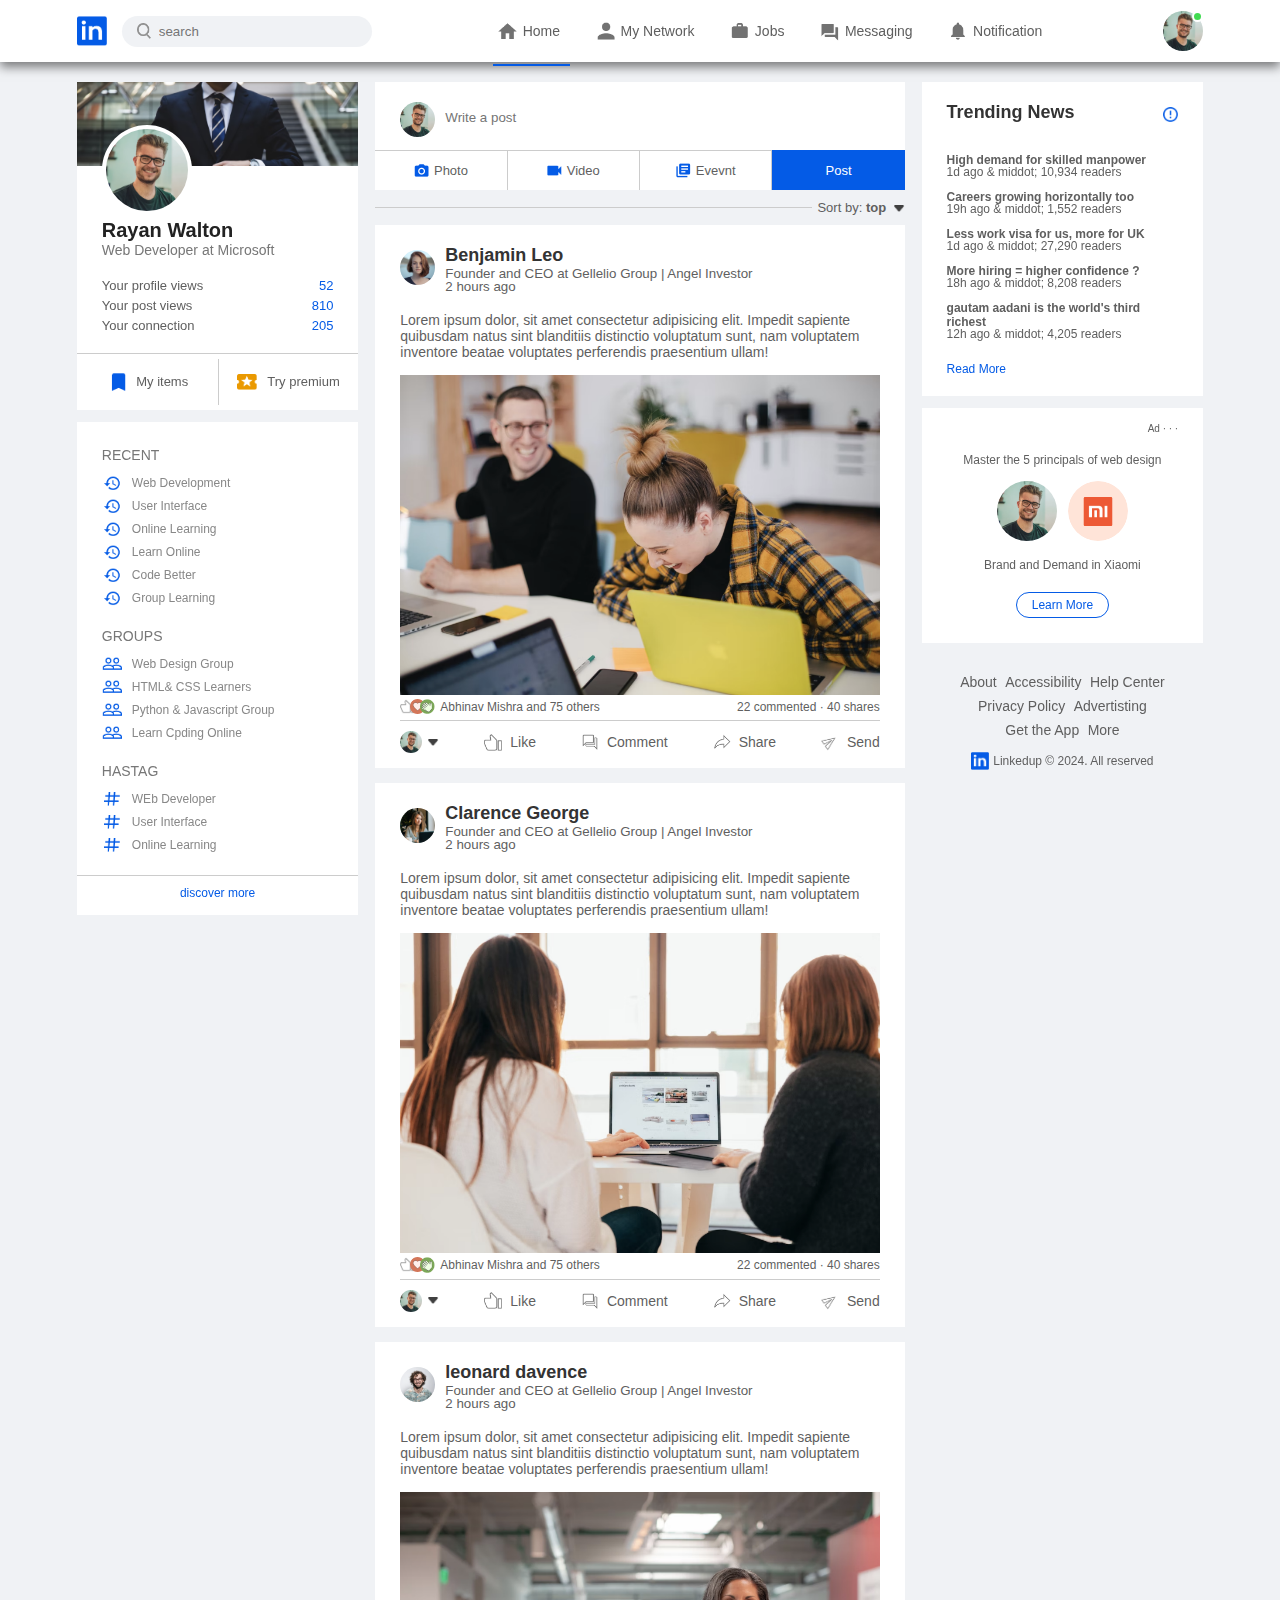
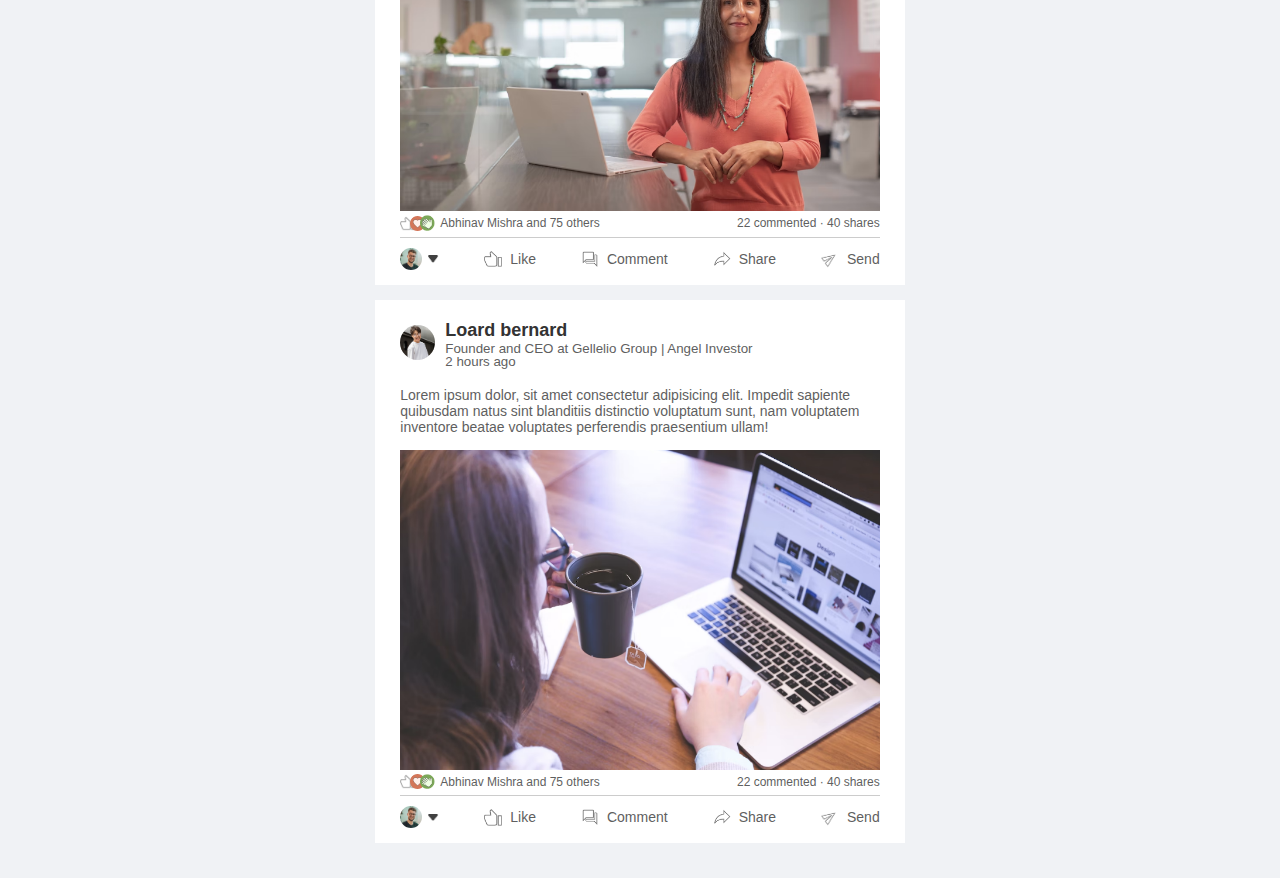
<file: index.html>
<!DOCTYPE html>
<html lang="en">
<head>
    <meta charset="UTF-8">
    <meta name="viewport" content="width=device-width, initial-scale=1.0">
    <title>Social Media linked-in Website Design</title>
    <link rel="stylesheet" href="./style.css">
</head>
<body>
    <nav class="navbar">
        <div class="navbar-left">
            <a href="index.html" class="logo"><img src="./logo.png"></a>
            <div class="search-box">
                <img src="./search.png">
                <input type="text" placeholder="search">
            </div>
        </div>
        <div class="nav-center">
            <ul>
                <li><a href="#" class="active-link"><img src="./home.png"><span>Home</span></a></li>
                <li><a href="#"><img src="./network.png"><span>My Network</span></a></li>
                <li><a href="#"><img src="./jobs.png"><span>Jobs</span></a></li>
                <li><a href="#"><img src="./message.png"><span>Messaging</span></a></li>
                <li><a href="#"><img src="./notification.png"><span>Notification</span></a></li>
            </ul>
        </div>
        <div class="nav-right">
            <div class="online">
                <img src="./user-1.png" class="nav-profile-img" onclick="toggleMenu()">
            </div>
        </div>
<!-- --------profile-drop-menu------- -->
<div class="profile-menu-wrap" id="profileMenu">
    <div class="profile-menu">
        <div class="user-info">
            <img src="./user-1.png">
            <div>
                <h3>Rayan Walton</h3>
                <a href="profile.html">See your profile</a>
            </div>
        </div>
        <hr>
        <a href="#" class="profile-menu-link">
            <img src="feedback.png">
            <p>Give Feedback</p>
            <span>></span>
        </a>
        <a href="#" class="profile-menu-link">
            <img src="setting.png">
            <p>Settings & Privacy</p>
            <span>></span>
        </a>
        <a href="#" class="profile-menu-link">
            <img src="help.png">
            <p>Help & Support</p>
            <span>></span>
        </a>
        <a href="#" class="profile-menu-link">
            <img src="display.png">
            <p>Display & Accessibility</p>
            <span>></span>
        </a>
        <a href="#" class="profile-menu-link">
            <img src="logout.png">
            <p>Logout</p>
            <span>></span>
        </a>
        
    </div>
</div>

    </nav>

    <!-- -----------------navbar close-------->

    <div class="container">
        <!-- -----left-sidebar------->
        <div class="left-sidebar">
            <div class="sidebar-profile-box">
                <img src="./cover-pic.png" width="100%">
                <div class="sidebar-profile-info">
                    <img src="./user-1.png">
                    <h1>Rayan Walton</h1>
                    <h3>Web Developer at Microsoft</h3>
                    <ul>
                        <li>Your profile views <span>52</span></li>
                        <li>Your post views <span>810</span></li>
                        <li>Your connection <span>205</span></li>
                    </ul>
                </div>
                <div class="sidebar-profile-link">
                    <a href="#"><img src="./items.png">My items</a>
                    <a href="#"><img src="./premium.png">Try premium</a>
                </div>
            </div>

            <div class="sidebar-activity" id="sidebarActivity">
                <h3>RECENT</h3>
                <a href="#"><img src="./recent.png">Web Development</a>
                <a href="#"><img src="./recent.png">User Interface</a>
                <a href="#"><img src="./recent.png">Online Learning</a>
                <a href="#"><img src="./recent.png">Learn Online</a>
                <a href="#"><img src="./recent.png">Code Better</a>
                <a href="#"><img src="./recent.png">Group Learning</a>
                <h3>GROUPS</h3>
                <a href="#"><img src="./group.png">Web Design Group</a>
                <a href="#"><img src="./group.png">HTML& CSS Learners</a>
                <a href="#"><img src="./group.png">Python & Javascript Group</a>
                <a href="#"><img src="./group.png">Learn Cpding Online</a>
                <h3>HASTAG</h3>
                <a href="#"><img src="./hashtag.png">WEb Developer</a>
                <a href="#"><img src="./hashtag.png">User Interface</a>
                <a href="#"><img src="./hashtag.png">Online Learning</a>
                <div class="discover-more-link">
                    <a href="#">discover more</a>
                </div>
            </div>
            <p id="showMoreLink" onclick="toggleActivity()">Show more <b>+</b></p>
        </div>
        <!-- -----------main-content---- -->
        <div class="main-content">

            <div class="create-post">
                <div class="create-post-input">
                    <img src="./user-1.png">
                    <textarea rows="2" placeholder="Write a post"></textarea>
                </div>
                <div class="create-post-links">
                    <li><img src="./photo.png">Photo</li>
                    <li><img src="./video.png">Video</li>
                    <li><img src="./event.png">Evevnt</li>
                    <li>Post</li>
                </div>
            </div>

            <div class="sort-by">
                <hr>
                <p>Sort by: <span>top <img src="./down-arrow.png"></span></p>
            </div>

            <div class="post">
                <div class="post-author">
                    <img src="./user-3.png">
                    <div>
                        <h1>Benjamin Leo</h1>
                        <small>Founder and CEO at Gellelio Group | Angel Investor</small>
                        <small>2 hours ago</small>
                    </div>
                </div>
                <p>Lorem ipsum dolor, sit amet consectetur adipisicing elit. Impedit sapiente quibusdam
                    natus sint blanditiis distinctio voluptatum sunt, nam voluptatem inventore beatae voluptates perferendis praesentium ullam!</p>
                    <img src="./post-image-1.png" width="100%">

                    <div class="post-stats">
                        <div>
                            <img src="./thumbsup.png">
                            <img src="./love.png">
                            <img src="./clap.png">
                            <span class="liked-users">Abhinav Mishra and 75 others</span>
                        </div>
                        <div>
                            <span>22 commented &middot; 40 shares</span>
                        </div>
                    </div>

                    <div class="post-activity">
                        <div>
                            <img src="./user-1.png" class="post-activity-user-icon">
                            <img src="./down-arrow.png" class="post-activity-arrow-icon">
                        </div>
                        <div class="post-activity-link">
                            <img src="./like.png">
                            <span>Like</span>
                        </div>
                        <div class="post-activity-link">
                            <img src="./comment.png">
                            <span>Comment</span>
                        </div>
                        <div class="post-activity-link">
                            <img src="./share.png">
                            <span>Share</span>
                        </div>
                        <div class="post-activity-link">
                            <img src="./send.png">
                            <span>Send</span>
                        </div>
                    </div>
            </div>

            
            <div class="post">
                <div class="post-author">
                    <img src="./user-4.png">
                    <div>
                        <h1>Clarence George</h1>
                        <small>Founder and CEO at Gellelio Group | Angel Investor</small>
                        <small>2 hours ago</small>
                    </div>
                </div>
                <p>Lorem ipsum dolor, sit amet consectetur adipisicing elit. Impedit sapiente quibusdam
                    natus sint blanditiis distinctio voluptatum sunt, nam voluptatem inventore beatae voluptates perferendis praesentium ullam!</p>
                    <img src="./post-image-2.png" width="100%">

                    <div class="post-stats">
                        <div>
                            <img src="./thumbsup.png">
                            <img src="./love.png">
                            <img src="./clap.png">
                            <span class="liked-users">Abhinav Mishra and 75 others</span>
                        </div>
                        <div>
                            <span>22 commented &middot; 40 shares</span>
                        </div>
                    </div>

                    <div class="post-activity">
                        <div>
                            <img src="./user-1.png" class="post-activity-user-icon">
                            <img src="./down-arrow.png" class="post-activity-arrow-icon">
                        </div>
                        <div class="post-activity-link">
                            <img src="./like.png">
                            <span>Like</span>
                        </div>
                        <div class="post-activity-link">
                            <img src="./comment.png">
                            <span>Comment</span>
                        </div>
                        <div class="post-activity-link">
                            <img src="./share.png">
                            <span>Share</span>
                        </div>
                        <div class="post-activity-link">
                            <img src="./send.png">
                            <span>Send</span>
                        </div>
                    </div>
            </div>

            
            <div class="post">
                <div class="post-author">
                    <img src="./user-2.png">
                    <div>
                        <h1>leonard davence</h1>
                        <small>Founder and CEO at Gellelio Group | Angel Investor</small>
                        <small>2 hours ago</small>
                    </div>
                </div>
                <p>Lorem ipsum dolor, sit amet consectetur adipisicing elit. Impedit sapiente quibusdam
                    natus sint blanditiis distinctio voluptatum sunt, nam voluptatem inventore beatae voluptates perferendis praesentium ullam!</p>
                    <img src="./post-image-3.png" width="100%">

                    <div class="post-stats">
                        <div>
                            <img src="./thumbsup.png">
                            <img src="./love.png">
                            <img src="./clap.png">
                            <span class="liked-users">Abhinav Mishra and 75 others</span>
                        </div>
                        <div>
                            <span>22 commented &middot; 40 shares</span>
                        </div>
                    </div>

                    <div class="post-activity">
                        <div>
                            <img src="./user-1.png" class="post-activity-user-icon">
                            <img src="./down-arrow.png" class="post-activity-arrow-icon">
                        </div>
                        <div class="post-activity-link">
                            <img src="./like.png">
                            <span>Like</span>
                        </div>
                        <div class="post-activity-link">
                            <img src="./comment.png">
                            <span>Comment</span>
                        </div>
                        <div class="post-activity-link">
                            <img src="./share.png">
                            <span>Share</span>
                        </div>
                        <div class="post-activity-link">
                            <img src="./send.png">
                            <span>Send</span>
                        </div>
                    </div>
            </div>

            
            <div class="post">
                <div class="post-author">
                    <img src="./user-5.png">
                    <div>
                        <h1>Loard bernard</h1>
                        <small>Founder and CEO at Gellelio Group | Angel Investor</small>
                        <small>2 hours ago</small>
                    </div>
                </div>
                <p>Lorem ipsum dolor, sit amet consectetur adipisicing elit. Impedit sapiente quibusdam
                    natus sint blanditiis distinctio voluptatum sunt, nam voluptatem inventore beatae voluptates perferendis praesentium ullam!</p>
                    <img src="./post-image-4.png" width="100%">

                    <div class="post-stats">
                        <div>
                            <img src="./thumbsup.png">
                            <img src="./love.png">
                            <img src="./clap.png">
                            <span class="liked-users">Abhinav Mishra and 75 others</span>
                        </div>
                        <div>
                            <span>22 commented &middot; 40 shares</span>
                        </div>
                    </div>

                    <div class="post-activity">
                        <div>
                            <img src="./user-1.png" class="post-activity-user-icon">
                            <img src="./down-arrow.png" class="post-activity-arrow-icon">
                        </div>
                        <div class="post-activity-link">
                            <img src="./like.png">
                            <span>Like</span>
                        </div>
                        <div class="post-activity-link">
                            <img src="./comment.png">
                            <span>Comment</span>
                        </div>
                        <div class="post-activity-link">
                            <img src="./share.png">
                            <span>Share</span>
                        </div>
                        <div class="post-activity-link">
                            <img src="./send.png">
                            <span>Send</span>
                        </div>
                    </div>
            </div>

        </div>
        <!-- ---------right-sidebar------- -->
        <div class="right-sidebar">
            <div class="sidebar-news">
                <img src="./more.png" class="info-icon">
                <h3>Trending News</h3>

                <a href="#">High demand for skilled manpower</a>
                <span>1d ago & middot; 10,934 readers</span>

                <a href="#">Careers growing horizontally too</a>
                <span>19h ago & middot; 1,552 readers</span>

                <a href="#">Less work visa for us, more for UK</a>
                <span>1d ago & middot; 27,290 readers</span>

                <a href="#">More hiring = higher confidence ?</a>
                <span>18h ago & middot; 8,208 readers</span>

                <a href="#">gautam aadani is the world's third richest</a>
                <span>12h ago & middot; 4,205 readers</span>

                <a href="#" class="read-more-link">Read More</a>
            </div>

            <div class="sidebar-ad">
                <small>Ad &middot; &middot; &middot;</small>
                <p>Master the 5 principals of web design</p>
                <div>
                    <img src="./user-1.png">
                    <img src="./mi-logo.png">
                </div>
                <b>Brand and Demand in Xiaomi</b>
                <a href="#" class="ad-link">Learn More</a>
            </div>

            <div class="sidebar-useful-links">
                <a href="#">About</a>
                <a href="#">Accessibility</a>
                <a href="#">Help Center</a>
                <a href="#">Privacy Policy</a>
                <a href="#">Advertisting</a>
                <a href="#">Get the App</a>
                <a href="#">More</a>

                <div class="copyright-msg">
                    <img src="./logo.png">
                    <p>Linkedup &#169; 2024. All reserved</p>
                </div>
            </div>

        </div>
    </div>
    
    <script src="./script.js"></script>
</body>
</html>
</file>
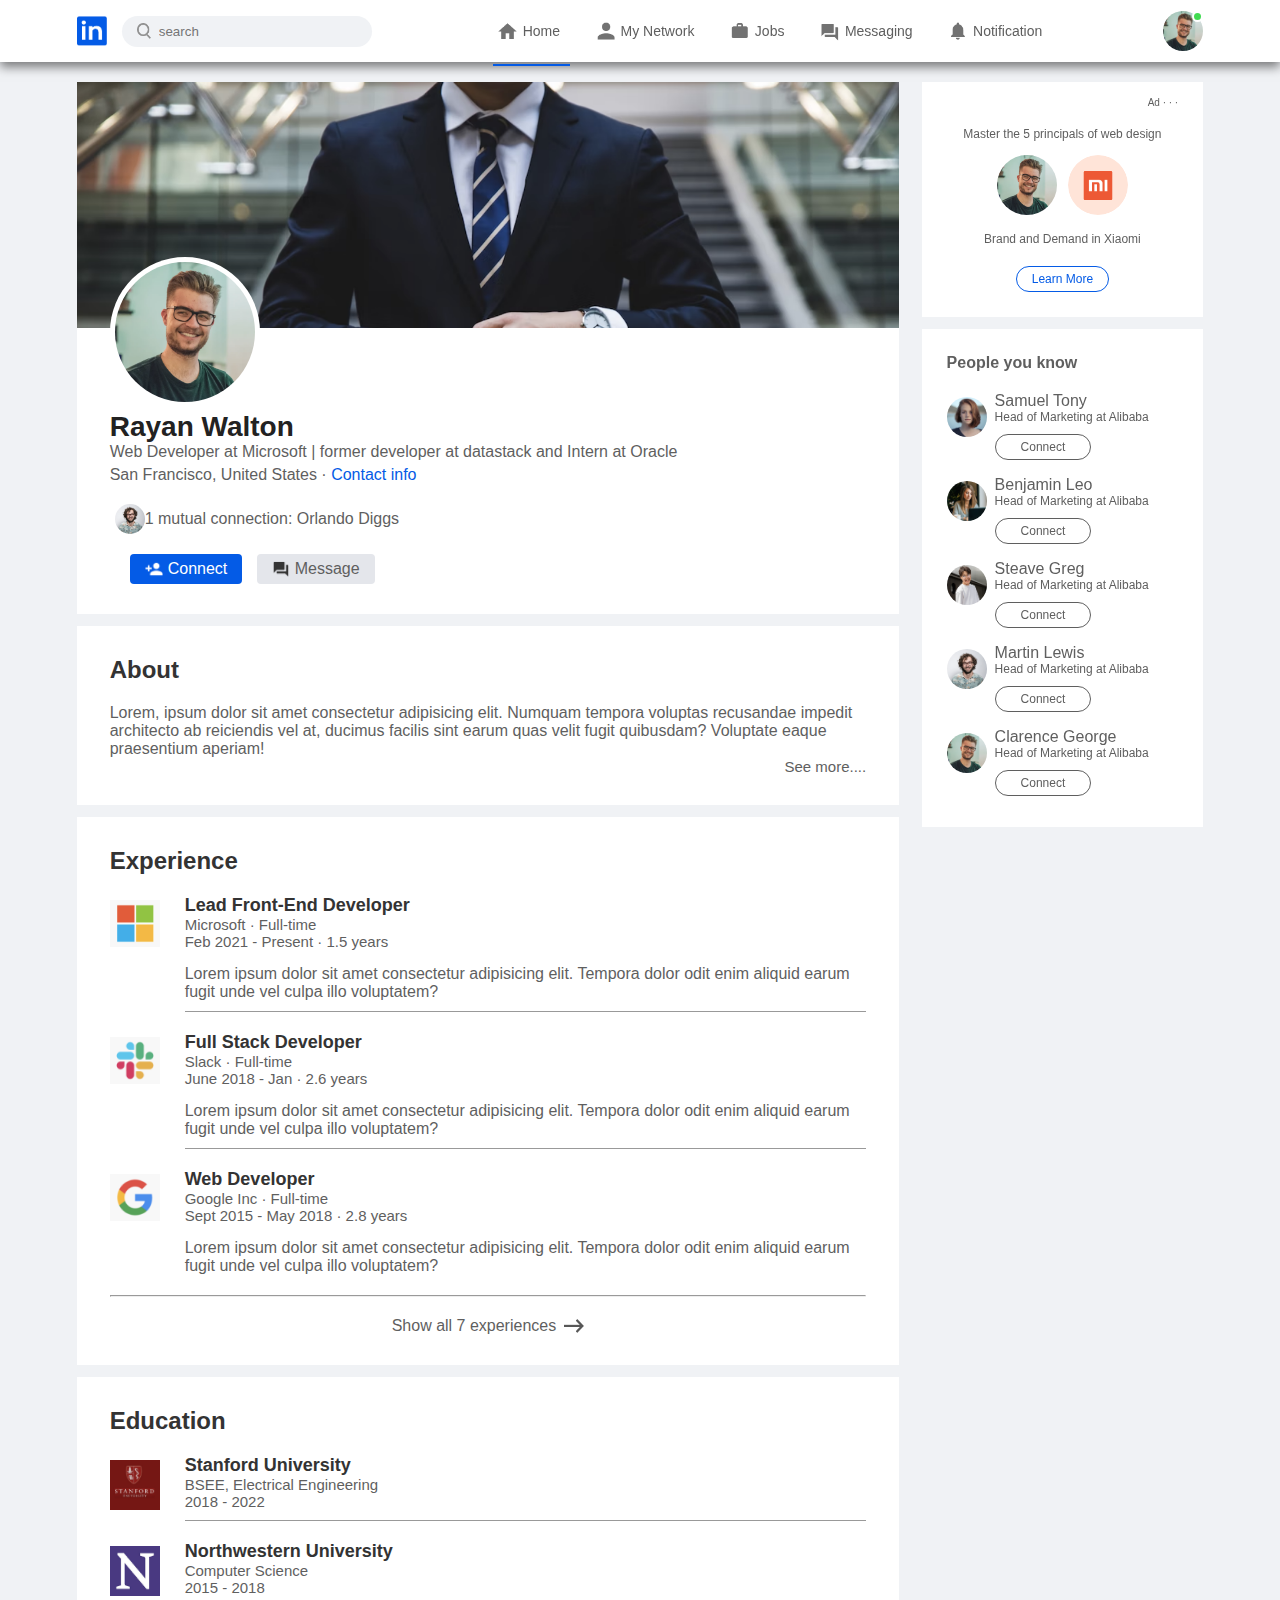
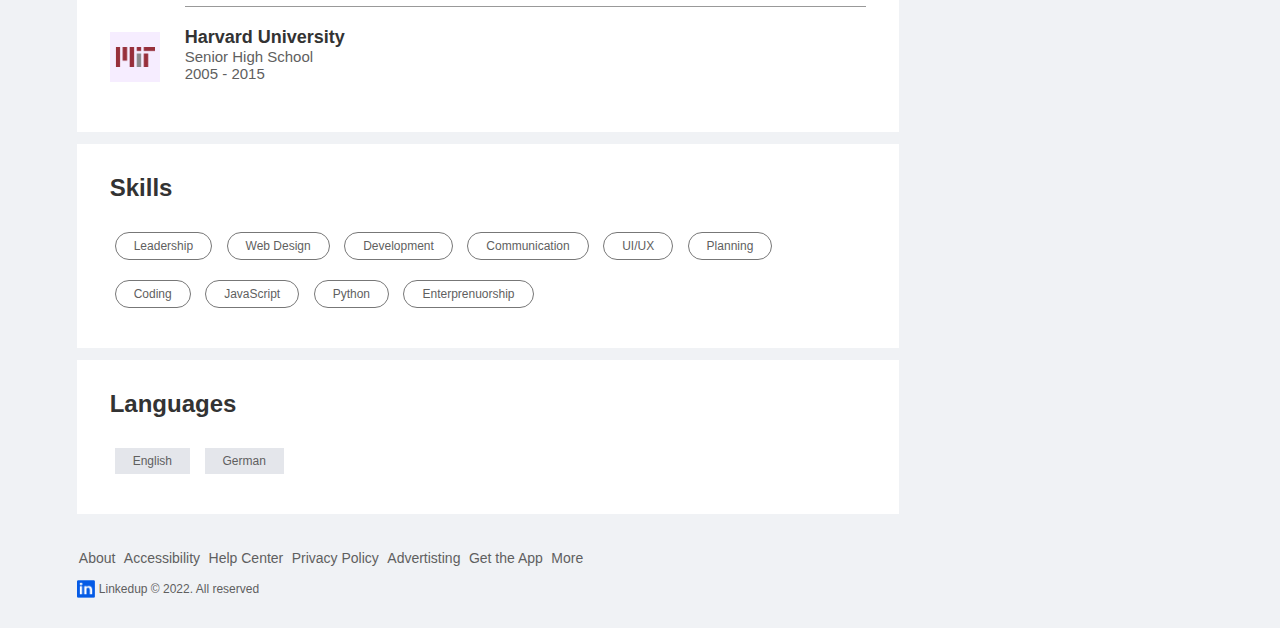
<file: profile.html>
<!DOCTYPE html>
<html lang="en">
<head>
    <meta charset="UTF-8">
    <meta name="viewport" content="width=device-width, initial-scale=1.0">
    <title>Social Media linked-in Website Design</title>
    <link rel="stylesheet" href="./style.css">
</head>
<body>
    <nav class="navbar">
        <div class="navbar-left">
            <a href="index.html" class="logo"><img src="./logo.png"></a>
            <div class="search-box">
                <img src="./search.png">
                <input type="text" placeholder="search">
            </div>
        </div>
        <div class="nav-center">
            <ul>
                <li><a href="#" class="active-link"><img src="./home.png"><span>Home</span></a></li>
                <li><a href="#"><img src="./network.png"><span>My Network</span></a></li>
                <li><a href="#"><img src="./jobs.png"><span>Jobs</span></a></li>
                <li><a href="#"><img src="./message.png"><span>Messaging</span></a></li>
                <li><a href="#"><img src="./notification.png"><span>Notification</span></a></li>
            </ul>
        </div>
        <div class="nav-right">
            <div class="online">
                <img src="./user-1.png" class="nav-profile-img" onclick="toggleMenu()">
            </div>
        </div>
<!-- --------profile-drop-menu------- -->
<div class="profile-menu-wrap" id="profileMenu">
    <div class="profile-menu">
        <div class="user-info">
            <img src="./user-1.png">
            <div>
                <h3>Rayan Walton</h3>
                <a href="profile.html">See your profile</a>
            </div>
        </div>
        <hr>
        <a href="#" class="profile-menu-link">
            <img src="feedback.png">
            <p>Give Feedback</p>
            <span>></span>
        </a>
        <a href="#" class="profile-menu-link">
            <img src="setting.png">
            <p>Settings & Privacy</p>
            <span>></span>
        </a>
        <a href="#" class="profile-menu-link">
            <img src="help.png">
            <p>Help & Support</p>
            <span>></span>
        </a>
        <a href="#" class="profile-menu-link">
            <img src="display.png">
            <p>Display & Accessibility</p>
            <span>></span>
        </a>
        <a href="#" class="profile-menu-link">
            <img src="logout.png">
            <p>Logout</p>
            <span>></span>
        </a>
        
    </div>
</div>
    </nav>
    <!-- ------------navbar close------ -->
    <div class="container">
        <div class="profile-main">
            <div class="profile-container">
                <img src="./cover-pic.png" width="100%">
                <div class="profile-container-inner">
                    <img src="./user-1.png" class="profie-pic">
                    <h1>Rayan Walton</h1>
                    <b>Web Developer at Microsoft | former developer at datastack and Intern at Oracle</b>
                    <p>San Francisco, United States &middot; <a href="#">Contact info</a></p>
                    <div class="mutual-connection">
                        <img src="./user-2.png">
                        <span>1 mutual connection: Orlando Diggs</span>
                    </div>
                    <div class="profile-btn">
                        <a href="#" class="primary-btn"><img src="./connect.png">Connect</a>
                        <a href="#"><img src="./chat.png">Message</a>
                    </div>
                </div>
            </div>

            <div class="profile-discription">
                <h2>About</h2>
                <p>Lorem, ipsum dolor sit amet consectetur adipisicing elit. Numquam tempora voluptas 
                recusandae impedit architecto ab reiciendis vel at, 
                ducimus facilis sint earum quas velit fugit quibusdam? Voluptate 
                eaque praesentium aperiam!</p>
                <a href="#" class="see-more-link">See more....</a>
            </div>

            <div class="profile-discription">
                <h2>Experience</h2>
                <div class="profile-desc-row">
                    <img src="./microsoft.png">
                    <div>
                        <h3>Lead Front-End Developer</h3>
                        <b>Microsoft &middot; Full-time</b>
                        <b>Feb 2021 - Present &middot; 1.5 years</b>
                        <p>Lorem ipsum dolor sit amet consectetur adipisicing elit. 
                        Tempora dolor odit enim aliquid earum fugit unde vel culpa illo voluptatem?</p>
                        <hr>
                    </div>
                </div>

                <div class="profile-desc-row">
                    <img src="./slack.png">
                    <div>
                        <h3>Full Stack Developer</h3>
                        <b>Slack &middot; Full-time</b>
                        <b>June 2018 - Jan &middot; 2.6 years</b>
                        <p>Lorem ipsum dolor sit amet consectetur adipisicing elit. 
                        Tempora dolor odit enim aliquid earum fugit unde vel culpa illo voluptatem?</p>
                        <hr>
                    </div>
                </div>

                <div class="profile-desc-row">
                    <img src="./google.png">
                    <div>
                        <h3>Web Developer</h3>
                        <b>Google Inc &middot; Full-time</b>
                        <b>Sept 2015 - May 2018 &middot; 2.8 years</b>
                        <p>Lorem ipsum dolor sit amet consectetur adipisicing elit. 
                        Tempora dolor odit enim aliquid earum fugit unde vel culpa 
                        illo voluptatem?</p>
                    </div>
                </div>
                <hr>
                <a href="#" class="experience-link">Show all 7 experiences <img src="./right-arrow.png"></a>
            </div>

            <div class="profile-discription">
                <h2>Education</h2>
                <div class="profile-desc-row">
                    <img src="./stanford.png">
                    <div>
                        <h3>Stanford University</h3>
                        <b>BSEE, Electrical Engineering</b>
                        <b>2018 - 2022</b>
                        <hr>
                    </div>
                </div>

                <div class="profile-desc-row">
                    <img src="./north.png">
                    <div>
                        <h3>Northwestern University</h3>
                        <b>Computer Science</b>
                        <b>2015 - 2018</b>
                        <hr>
                    </div>
                </div>

                <div class="profile-desc-row">
                    <img src="./mit.png">
                    <div>
                        <h3>Harvard University</h3>
                        <b>Senior High School</b>
                        <b>2005 - 2015</b>
                    </div>
                </div>
            </div>

            <div class="profile-discription">
                <h2>Skills</h2>
                <a href="#" class="skills-btn">Leadership</a>
                <a href="#" class="skills-btn">Web Design</a>
                <a href="#" class="skills-btn">Development</a>
                <a href="#" class="skills-btn">Communication</a>
                <a href="#" class="skills-btn">UI/UX</a>
                <a href="#" class="skills-btn">Planning</a>
                <a href="#" class="skills-btn">Coding</a>
                <a href="#" class="skills-btn">JavaScript</a>
                <a href="#" class="skills-btn">Python</a>
                <a href="#" class="skills-btn">Enterprenuorship</a>
            </div>

            <div class="profile-discription">
                <h2>Languages</h2>
                <a href="#" class="language-btn">English</a>
                <a href="#" class="language-btn">German</a>
            </div>
        </div>

        <!-- ----------profile-sidebar-------- -->
        <div class="profile-sidebar">

            <div class="sidebar-ad">
                <small>Ad &middot; &middot; &middot;</small>
                <p>Master the 5 principals of web design</p>
                <div>
                    <img src="./user-1.png">
                    <img src="./mi-logo.png">
                </div>
                <b>Brand and Demand in Xiaomi</b>
                <a href="#" class="ad-link">Learn More</a>
            </div>

            <div class="sidebar-people">
                <h3>People you know</h3>
                <div class="sidebar-people-row">
                    <img src="./user-3.png">
                    <div>
                        <h2>Samuel Tony</h2>
                        <p>Head of Marketing at Alibaba</p>
                        <a href="#">Connect</a>
                    </div>
                </div>

                <div class="sidebar-people-row">
                    <img src="./user-4.png">
                    <div>
                        <h2>Benjamin Leo</h2>
                        <p>Head of Marketing at Alibaba</p>
                        <a href="#">Connect</a>
                    </div>
                </div>

                <div class="sidebar-people-row">
                    <img src="./user-5.png">
                    <div>
                        <h2>Steave Greg</h2>
                        <p>Head of Marketing at Alibaba</p>
                        <a href="#">Connect</a>
                    </div>
                </div>

                <div class="sidebar-people-row">
                    <img src="./user-2.png">
                    <div>
                        <h2>Martin Lewis</h2>
                        <p>Head of Marketing at Alibaba</p>
                        <a href="#">Connect</a>
                    </div>
                </div>

                <div class="sidebar-people-row">
                    <img src="./user-1.png">
                    <div>
                        <h2>Clarence George</h2>
                        <p>Head of Marketing at Alibaba</p>
                        <a href="#">Connect</a>
                    </div>
                </div>

            </div>
        </div>
    </div>

    <div class="profile-footer">
        <div class="sidebar-useful-links">
            <a href="#">About</a>
            <a href="#">Accessibility</a>
            <a href="#">Help Center</a>
            <a href="#">Privacy Policy</a>
            <a href="#">Advertisting</a>
            <a href="#">Get the App</a>
            <a href="#">More</a>

            <div class="copyright-msg">
                <img src="./logo.png">
                <p>Linkedup &#169; 2022. All reserved</p>
            </div>
        </div>
    </div>
    
    <script src="./script.js"></script>
</body>
</html>
</file>
<file: style.css>
*{
    margin: 0;
    padding: 0;
    font-family: 'poppins', sans-serif;
    box-sizing: border-box;
}
body{
    background: #f0f2f5;
    color: #5f5f5f;
}
a{
    text-decoration: none;
    color: #5f5f5f;
}
.navbar{
    display: flex;
    align-items: center;
    justify-content: space-between;
    background: #fff;
    padding: 6px 6%;
    position: sticky;
    top: 0;
    z-index: 100;
    box-shadow: 0 5px 10px rgba(0, 0, 0, 0.5);
}
.logo img{
    width: 30px;
    margin-right: 15px;
    display: block;
}
.nav-center ul li{
    display: inline-block;
    list-style: none;
}
.nav-center ul li a{
    display: flex;
    align-items: center;
    font-size: 14px;
    margin: 5px 8px;
    padding: 5px;
    position: relative;
}
.nav-center ul li a img{
    width: 30px;
}
.nav-center ul li a::after{
    content: '';
    width: 0;
    height: 2px;
    background: #045be6;
    position: absolute;
    bottom: -15px;
    transition: width 0.3s;
}
.nav-center ul li a:hover::after,
.nav-center ul li a.active-link::after{
    width: 100%;
}
.nav-profile-img{
    width: 40px;
    border-radius: 50%;
    display: block;
    cursor: pointer;
    position: relative;
}
.online{
    position: relative;
}
.online::after{
    content: '';
    width: 7px;
    height: 7px;
    border: 2px solid #fff;
    border-radius: 50%;
    right: 0px;
    top: 0px;
    background: #41db51;
    position: absolute;
}
.search-box{
    background: #f0f2f5;
    width: 250px;
    border-radius: 20px;
    display: flex;
    align-items: center;
    padding: 0 15px;
}
.navbar-left{
    display: flex;
    align-self: center;
}
.search-box img{
    width: 14px;
}
.search-box input{
    width: 100%;
    background: transparent;
    padding: 8px;
    outline: none;
    border: 0;
}
/* -----------navbar end----- */

.container{
    padding: 20px 6%;
    display: flex;
    flex-wrap: wrap;
    justify-content: space-between;
}

/* ------------left-sidebar------- */
.left-sidebar{
    width: 25%;
    align-self: flex-start;
    position: sticky;
    top: 73px;
}
.sidebar-profile-box{
    background: #fff;
}
.sidebar-profile-info{
    padding: 0 25px;
}
.sidebar-profile-info IMG{
    width: 90px;
    border-radius: 50%;
    background: #fff;
    padding: 4px;
    margin-top: -45px;
}
.sidebar-profile-info H1{
    font-size: 20px;
    font-weight: 600;
    color: #222;
}
.sidebar-profile-info H3{
    font-size: 14px;
    font-weight: 500;
    color: #777;
}
.sidebar-profile-info ul{
    list-style: none;
    margin: 20px 0;
}
.sidebar-profile-info ul li{
    width: 100%;
    margin: 5px 0;
    font-size: 13px;
}
.sidebar-profile-info ul li span{
    float: right;
    color: #045be6;
}
.sidebar-profile-link{
    display: flex;
    align-items: center;
    border-top: 1px solid #ccc;
}
.sidebar-profile-link a{
    flex-basis: 50%;
    display: flex;
    align-items: center;
    justify-content: center;
    padding: 15px 0;
    font-size: 13px;
    border-left: 1px solid #ccc;
}
.sidebar-profile-link a:first-child{
    border-left: 0;
}
.sidebar-profile-link a img{
    width: 20px;
    margin-right: 10px;
}
.sidebar-activity{
    background: #fff;
    padding: 5px 25px;
    margin: 12px 0;
}
.sidebar-activity h3{
    color: #777;
    font-size: 14px;
    font-weight: 500;
    margin: 20px 0 10px;
}
.sidebar-activity a{
    display: flex;
    align-items: center;
    font-size: 12px;
    font-weight: 500;
    color: #888;
    margin: 3px 0;
}
.sidebar-activity a img{
    width: 20px;
    margin-right: 10px;
}
.discover-more-link{
    border-top: 1px solid #ccc;
    text-align: center;
    margin-top: 20px;
    margin-left: -25px;
    margin-right: -25px;
}
.discover-more-link a{
    color: #045be6;
    display: inline-block;
    margin: 10px 0;
}
/* ----right-sidebar------ */

.right-sidebar{
    width: 25%;
    align-self: flex-start;
    position: sticky;
    top: 73px;
}
.sidebar-news{
    background: #fff;
    padding: 10px 25px;
}
.info-icon{
    width: 15px;
    float: right;
    margin-top: 15px;
}
.sidebar-news h3{
    font-size: 18px;
    font-weight: 600;
    color: #333;
    margin: 10px 0 30px;
}
.sidebar-news a{
    display: block;
    font-size: 12px;
    font-weight: 600;
    margin-top: 10px;
    margin-bottom: -5px;
}
.sidebar-news span{
    font-size: 12px;
}
.sidebar-news .read-more-link{
    color: #045be6;
    font-weight: 500;
    margin: 20px 0 10px;
}
.sidebar-ad{
    background: #fff;
    padding: 15px 25px;
    text-align: center;
    margin: 12px 0;
    font-size: 12px;
}
.sidebar-ad img{
    width: 60px;
    border-radius: 50%;
    margin: 4px;
}
.sidebar-ad small{
    float: right;
    font-weight: 500;
}
.sidebar-ad p{
    margin-top: 30px;
    margin-bottom: 10px;
}
.sidebar-ad b{
    display: block;
    font-weight: 500;
    margin-top: 10px;
}
.ad-link{
    display: inline-block;
    border: 1px solid #045be6;
    border-radius: 30px;
    padding: 5px 15px;
    color: #045be6;
    font-weight: 500;
    margin: 20px auto 10px;
}
.sidebar-useful-links{
    padding: 15px 25px;
    text-align: center;
}
.sidebar-useful-links a{
    display: inline-block;
    font-size: 14px;
    margin: 4px 2px;
}
.copyright-msg{
    display: flex;
    align-items: center;
    justify-content: center;
    font-size: 12px;
    margin-top: 10px;
    font-weight: 500;
}
.copyright-msg img{
    width: 18px;
    margin-right: 4px;
}

/* --------------main ::content------- */
.main-content{
    width: 47%;
}
.create-post{
    background: #fff;
}
.create-post-input{
    padding: 20px 25px 10px ;
    display: flex;
    align-items: flex-start;
}
.create-post-input img{
    width: 35px;
    border-radius: 50%;
    margin-right: 10px;
}
.create-post-input textarea{
    width: 100%;
    border: 0;
    outline: 0;
    resize: none;
    background: transparent;
    margin-top: 8px;
}
::placeholder{
    font-weight: 500;
}
.create-post-links{
    display: flex;
    align-items: flex-start;
}
.create-post-links li{
    list-style: none;
    border-top: 1px solid #ccc;
    border-right: 1px solid #ccc;
    flex-basis: 25%;
    height: 40px;
    font-size: 13px;
    display: flex;
    align-items: center;
    justify-content: center;
    cursor: pointer;
}
.create-post-links li img{
    width: 15px;
    margin-right: 5px;
}
.create-post-links li:last-child{
    background: #045be6;
    color: #fff;
    border-top: 0;
    border-right: 0;
}
.sort-by{
    display: flex;
    align-items: center;
    margin: 10px 0;
}
.sort-by hr{
    flex: 1;
    border: 0;
    height: 1px;
    background: #ccc;
}
.sort-by p{
    font-size: 13px;
    padding-left: 5px;
}
.sort-by p span{
    font-weight: 600;
    cursor: pointer;
}
.sort-by p span img{
    width: 12px;
    margin-left: 3px;
}
.post{
    background: #fff;
    padding: 20px 25px 5px;
    margin: 5px 0 15px;
}
.post-author{
    display: flex;
    align-items: flex-start;
    margin-bottom: 20px;
}
.post-author img{
    width: 35px;
    border-radius: 50%;
    margin-right: 10px;
    margin-top: 5px;
}
.post-author h1{
    font-size: 18px;
    font-weight: 600;
    color: #333;
}
.post-author small{
    display: block;
    margin-bottom: -2px;
}
.post p{
    font-size: 14px;
    margin-bottom: 15px;
}
.post-stats{
    display: flex;
    flex-wrap: wrap;
    align-items: center;
    justify-content: space-between;
    font-size: 12px;
    border-bottom: 1px solid #ccc;
    padding-bottom: 6px;
}
.post-stats div{
    display: flex;
    align-items: center;
}
.post-stats img{
    width: 15px;
    margin-right: -5px;
}
.liked-users{
    margin-left: 10px;
}
.post-activity{
    display: flex;
    align-items: center;
    justify-content: space-between;
    padding: 10px 0;
    font-size: 14px;
    font-weight: 500;
}
.post-activity div{
    display: flex;
    align-items: center;
}
.post-activity-user-icon{
    width: 22px;
    border-radius: 50%;
}
.post-activity-arrow-icon{
    width: 12px;
    margin-left: 5px;
}
.post-activity-link img{
    width: 18px;
    margin-right: 8px;
}
/* ------------profile-menu-wrap---------- */

.profile-menu-wrap{
    position: absolute;
    top: 100%;
    right: 5%;
    width: 320px;
    max-height: 0;
    overflow: hidden;
    transition: max-height 0.5s;
}
.profile-menu-wrap.open-menu{
    max-height: 400px;
}

.profile-menu{
    background: #222;
    color: #fff;
    padding: 20px;
    margin: 10px;
}
.user-info{
    display: flex;
    align-items: center;
}
.user-info img{
    width: 50px;
    border-radius: 50%;
    margin-right: 15px;
}
.user-info h3{
    font-weight: 500;
    margin-bottom: -7px;
}
.user-info a{
    color: #c9dbf8;
    font-size: 13px;
}
.profile-menu hr{
    border: 0;
    height: 1px;
    width: 100%;
    background: #fff;
    margin: 15px 0 10px;
}
.profile-menu-link{
    display: flex;
    align-items: center;
    color: #fff;
    margin: 12px 0;
    font-size: 14px;
}
.profile-menu-link p{
   width: 100%; 
}
.profile-menu-link img{
    width: 35px;
    border-radius: 50%;
    margin-right: 15px;
}

/* ----------profile-page---------- */
.profile-main{
    flex-basis: 73%;
}
.profile-sidebar{
    flex-basis: 25%;
    align-self: flex-start;
    position: sticky;
    top: 73px;
}
.profile-container{
    background: #fff;
}
.profile-container-inner{
    padding: 0 4% 10px;
}
.profie-pic{
    width: 150px;
    border-radius: 50%;
    margin-top: -75px;
    padding: 5px;
    background: #fff;
}
.profile-container h1{
    font-size: 28px;
    font-weight: 600;
    color: #222;
}
.profile-container b{
    font-weight: 500;
}
.profile-container p{
    margin-top: 5px;
}
.profile-container p a{
    color: #045be6;
    font-weight: 500;
}
.mutual-connection{
    display: flex;
    align-items: center;
    margin: 20px 0;
}
.mutual-connection img{
    width: 30px;
    border-radius: 50%;
    margin-left: 5px;
}
.profile-btn{
    margin: 20px;
}
.profile-btn a{
    display: inline-flex;
    align-items: center;
    background: #e4e6eb;
    padding: 6px 15px;
    border-radius: 4px;
    margin-right: 10px;
}
.profile-btn a img{
    width: 18px;
    margin-right: 5px;
}
.profile-btn .primary-btn{
    background: #045be6;
    color: #fff;
}
.profile-discription{
    background: #fff;
    padding: 20px 4% 30px;
    margin: 12px 0;
}
.profile-discription h2{
    color: #333;
    margin: 10px 0 20px;
    font-weight: 600;
}
.see-more-link{
    display: block;
    text-align: right;
    font-size: 15px;
}
.profile-desc-row{
    display: flex;
    align-items: flex-start;
    margin: 20px 0;
}
.profile-desc-row img{
    width: 50px;
    margin-right: 25px;
    margin-top: 5px;
}
.profile-desc-row div{
    width: 100%;
}
.profile-desc-row h3{
    font-size: 18px;
    font-weight: 600;
    color: #333;
}
.profile-desc-row b{
    display: block;
    font-weight: 500;
    font-size: 15px;
}
.profile-desc-row p{
    margin-top: 15px;
}
.profile-desc-row hr{
    border: 0;
    border-bottom: 1px solid #999;
    margin-top: 10px;
}
.experience-link{
    display: flex;
    align-items: center;
    justify-content: center;
    padding-top: 20px;
    font-weight: 500;
}
.experience-link img{
    width: 20px;
    margin-left: 8px;
}
.skills-btn{
    display: inline-block;
    margin: 10PX 5px;
    padding: 6PX 18px;
    border: 1px solid #777;
    border-radius: 30px;
    font-size: 12px;
    font-weight: 500;
}
.language-btn{
    display: inline-block;
    margin: 10px 5px;
    padding: 6px 18px;
    background: #e4e6eb;
    font-size: 12px;
    font-weight: 500;
}

/* --------profile-right-sidebar------- */
.profile-sidebar .sidebar-ad{
    margin: 0;
}
.sidebar-people{
    background: #fff;
    padding: 15px 25px;
    margin: 12px 0;
    font-size: 12px;
}
.sidebar-people h3{
    font-size: 16px;
    font-weight: 600;
    margin: 10px 0 20px;
}
.sidebar-people-row{
    display: flex;
    align-items: flex-start;
    margin: 6px 0;
}
.sidebar-people-row img{
    width: 40px;
    border-radius: 50%;
    margin-right: 8px;
    margin-top: 5px;
}
.sidebar-people-row h2{
    font-weight: 500;
    font-size: 16px;
}
.sidebar-people-row a{
    display: inline-block;
    margin: 10px 0;
    padding: 5px 25px;
    border: 1px solid #5f5f5f;
    border-radius: 30px;
    font-weight: 500;
}
.profile-footer{
    padding: 0 6% 30px;
}
.profile-footer .sidebar-useful-links{
    text-align: left;
    padding: 0;
}
.profile-footer .copyright-msg{
    justify-content: flex-start;
}
#showMoreLink{
    display: none;
}

/* ---------------media query for small screen------------ */
@media only screen and (max-width: 600px){
    .search-box{
        background: transparent;
        width: auto;
        padding: 0;
    }

    .search-box inut{
        width: 0;
        padding: 0;
    }

    .nav-center ul li a span{
        display: none;
    }

    .nav-center ul li a{
        padding-right: 0;
        margin: 5px;
    }

    .nav-profile-img{
        width: 30px;
    }

    .container{
        padding: 15px 3%;
    }

    .left-sidebar, .right-sidebar{
        flex-basis: 100%;
        position: relative;
        top: unset;
    }

    .main-content{
        flex-basis: 100%;
    }

    .post-stats div{
        margin: 2px 0;
    }

    .post-activity-link
        span{
        display: none;
    }

    .post-activity-link img{
        margin-right: 0;
    }

    .profile-main,.profile-sidebar{
        flex-basis: 100%;
    }

    .profile-container{
        font-size: 14px;
    }

    .profie-pic{
        width: 100px;
        margin-top: -50px;
    }

    .profile-discription{
        font-size: 14px;
    }

    #showMoreLink{
        display: block;
        width: fit-content;
        margin: 10px auto;
        font-size: 14px;
        cursor: pointer;
    }

    .sidebar-activity{
        display: none;
    }
    
    .sidebar-activity.open-activity{
        display: block;
    }
}
</file>
